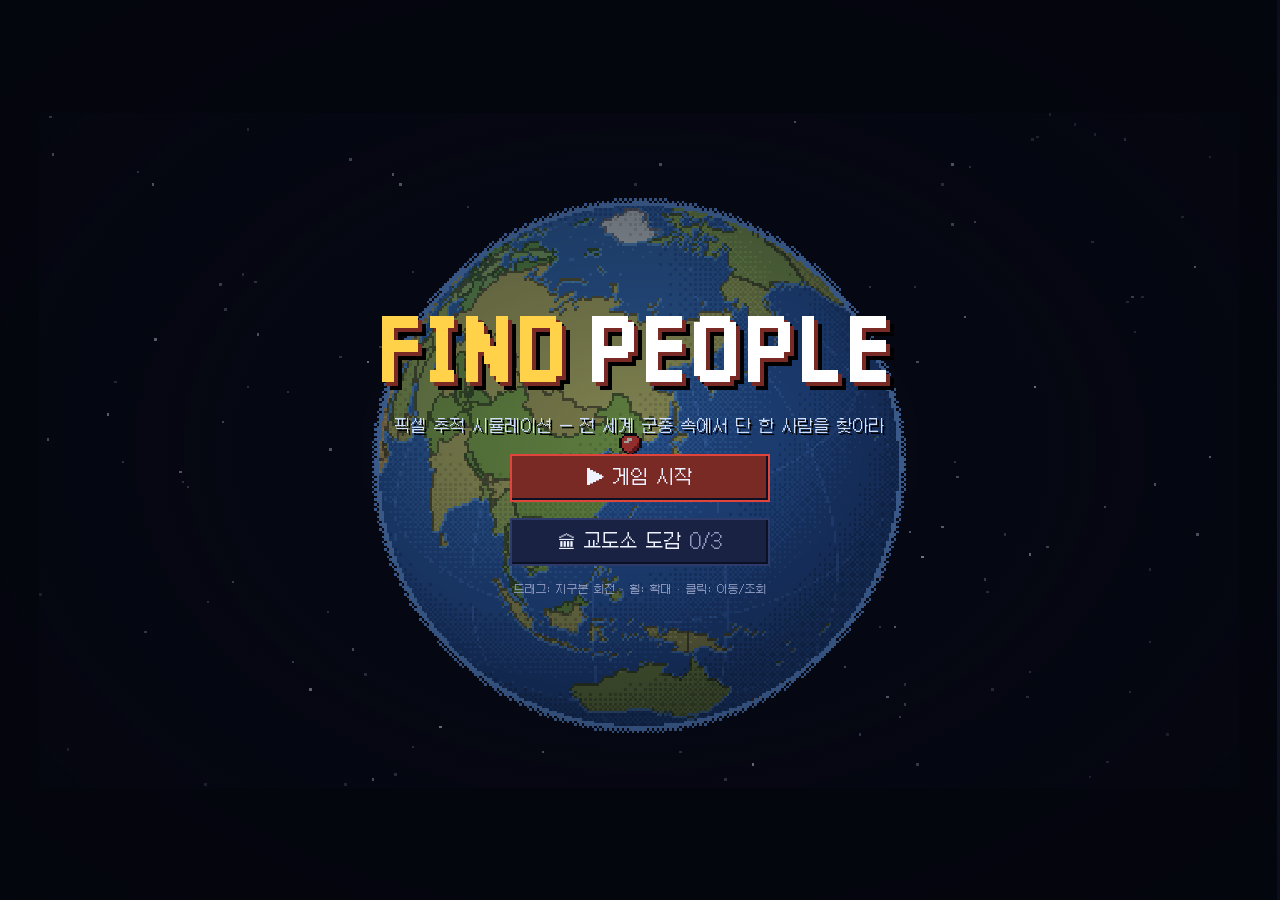
<file: index.html>
<!doctype html>
<html lang="ko">
<head>
  <meta charset="utf-8">
  <meta name="viewport" content="width=device-width, initial-scale=1, maximum-scale=1, user-scalable=no, viewport-fit=cover">
  <meta name="apple-mobile-web-app-capable" content="yes">
  <meta name="mobile-web-app-capable" content="yes">
  <meta name="theme-color" content="#0a0d1a">
  <title>Find People</title>
  <link rel="stylesheet" href="style.css">
</head>
<body>
  <div id="app">
    <header id="hud">
      <div class="hud-target"><canvas id="hudTarget" width="32" height="32"></canvas><div><div class="muted small">추적 대상</div><b id="hudTargetName">-</b></div></div>
      <div class="hud-clock"><div id="hudDate">-</div><div id="hudLeft" class="small">-</div></div>
      <div class="hud-alert"><div class="small">경계도 <span id="alertNum">0%</span></div><div class="bar"><div id="alertBar"></div></div></div>
      <div class="hud-loc" id="hudLoc">-</div>
      <button id="muteBtn" class="mute" title="소리 켜기/끄기">🔊</button>
    </header>
    <main id="main">
      <div id="left">
        <section id="stage">
          <canvas id="game" width="480" height="270"></canvas>
          <canvas id="overlay"></canvas>
          <div id="loading">불러오는 중...</div>
        </section>
        <footer id="toolbar"></footer>
      </div>
      <aside id="side"><div id="panel"></div></aside>
    </main>
  </div>
  <div id="screen" class="hidden"></div>
  <div id="modal" class="hidden"></div>
  <div id="toasts"></div>
  <script src="vendor/d3-array.min.js"></script>
  <script src="vendor/d3-geo.min.js"></script>
  <script src="vendor/topojson-client.min.js"></script>
  <script type="module" src="src/main.js"></script>
</body>
</html>
</file>
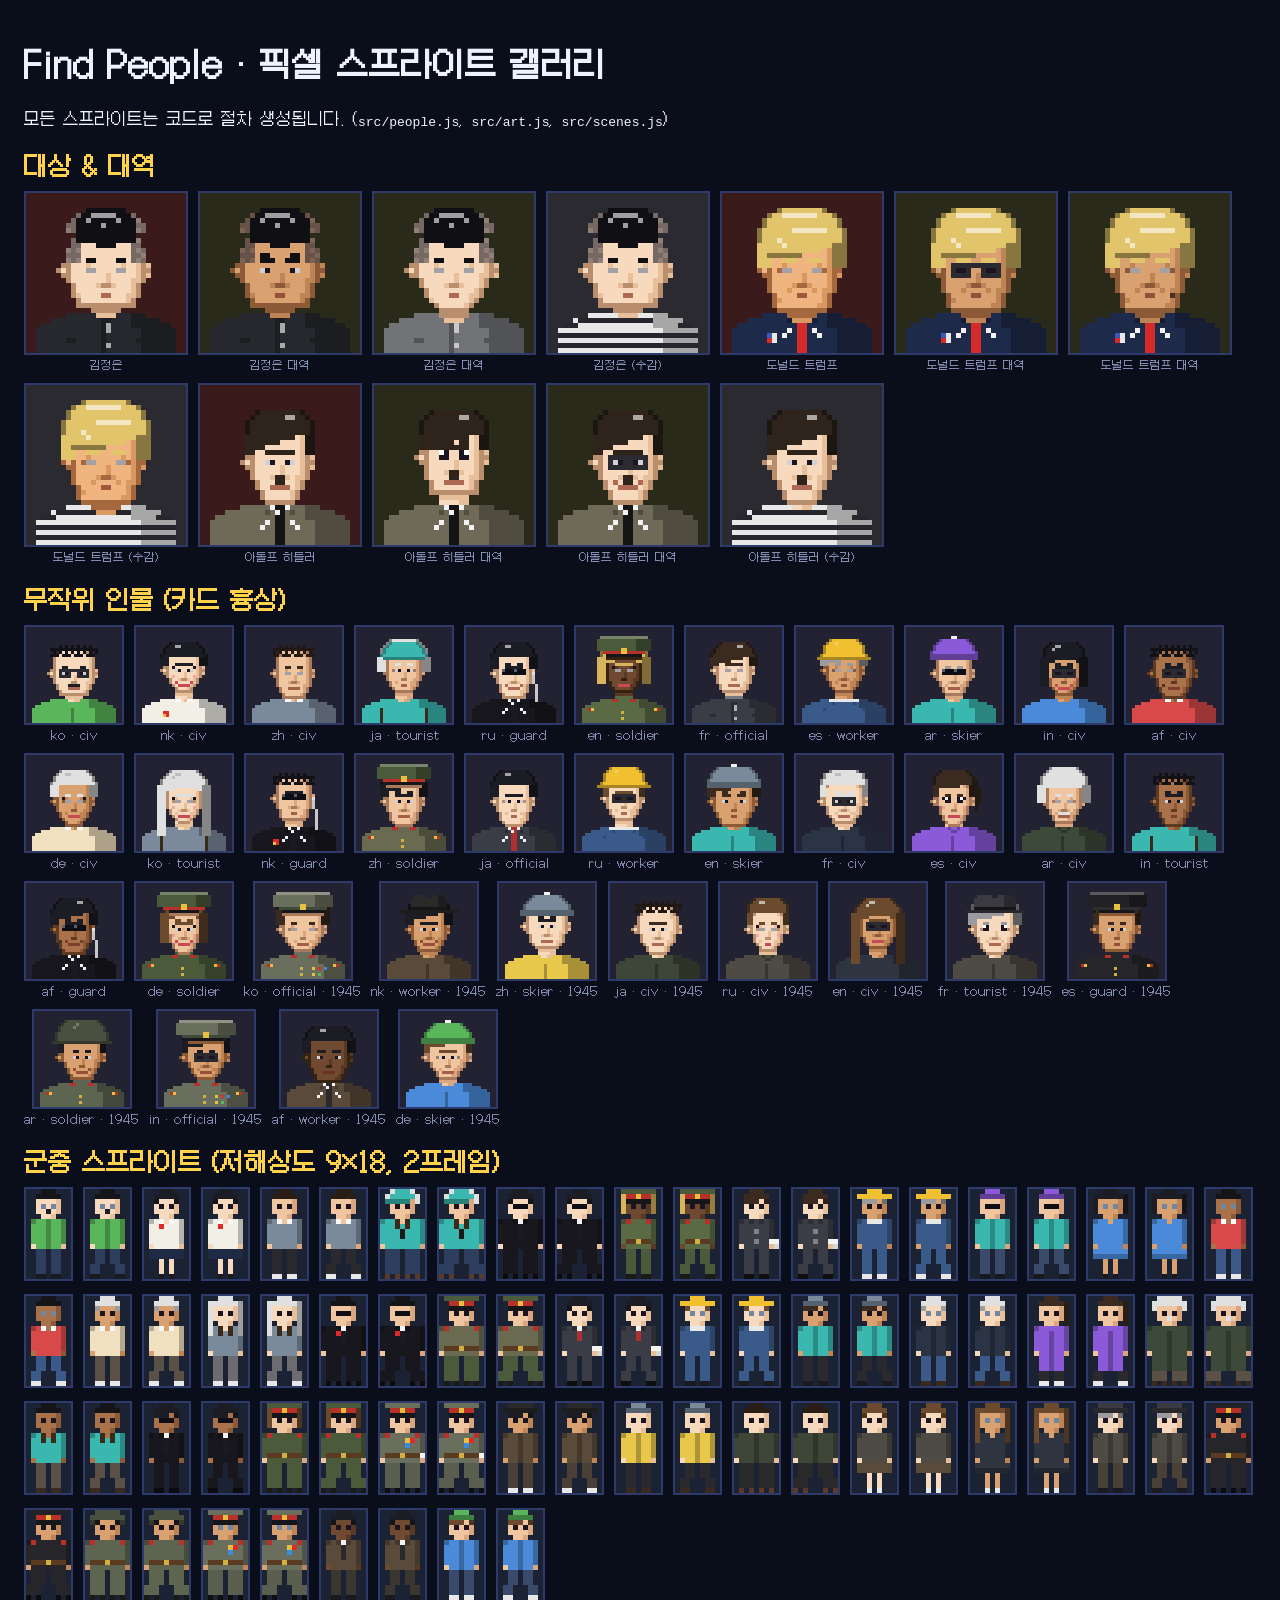
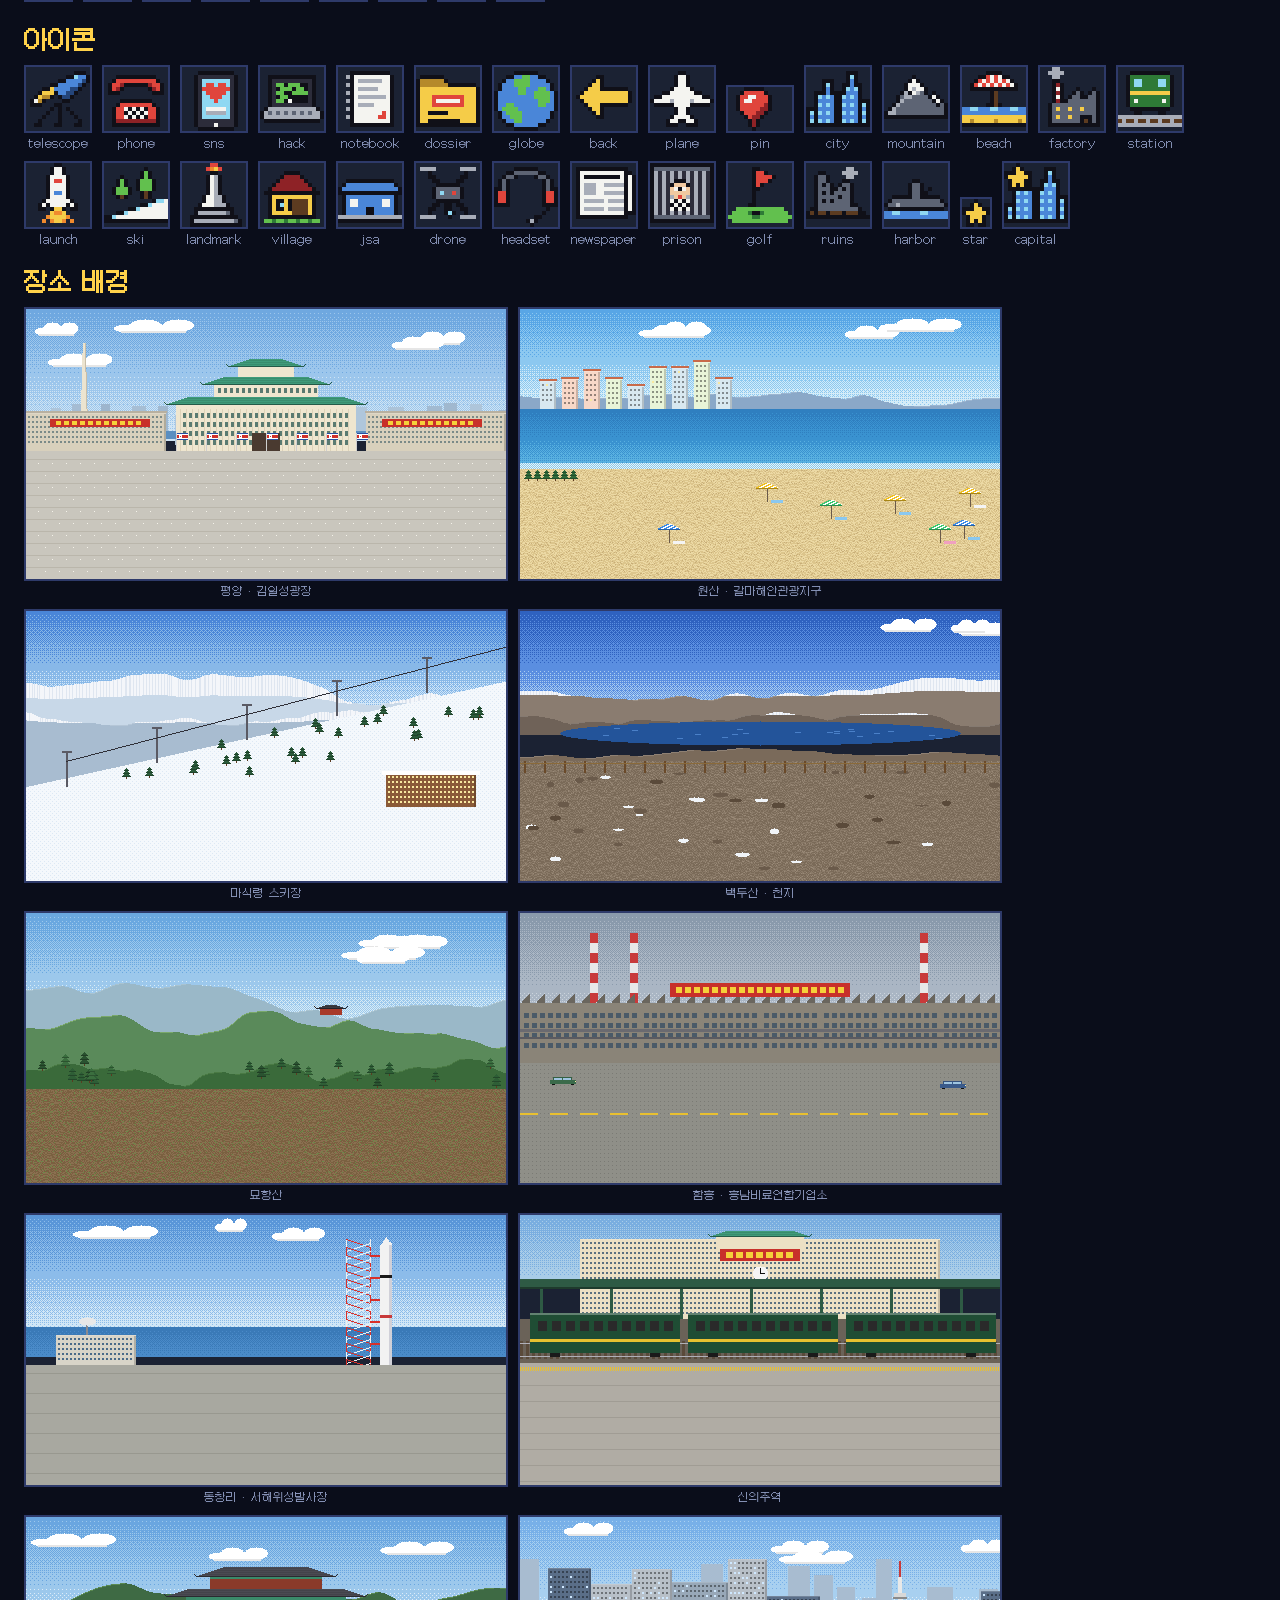
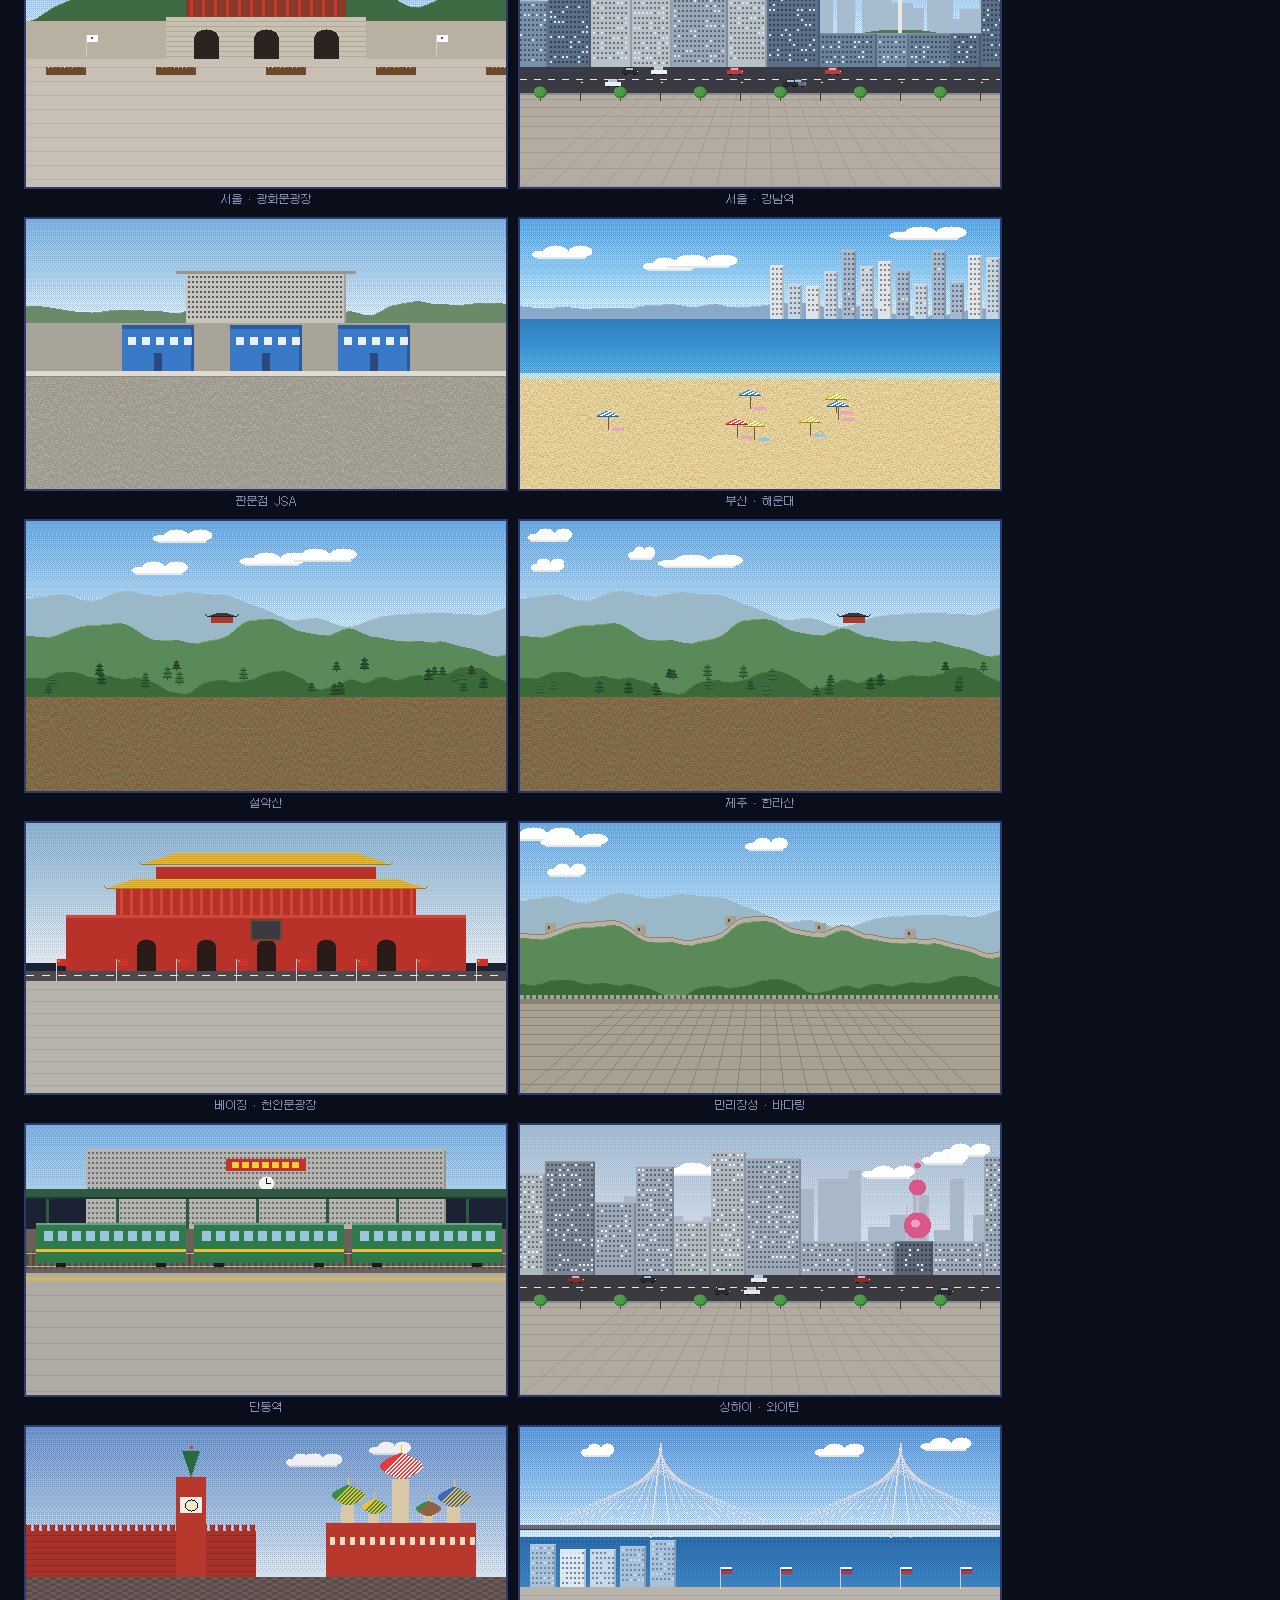
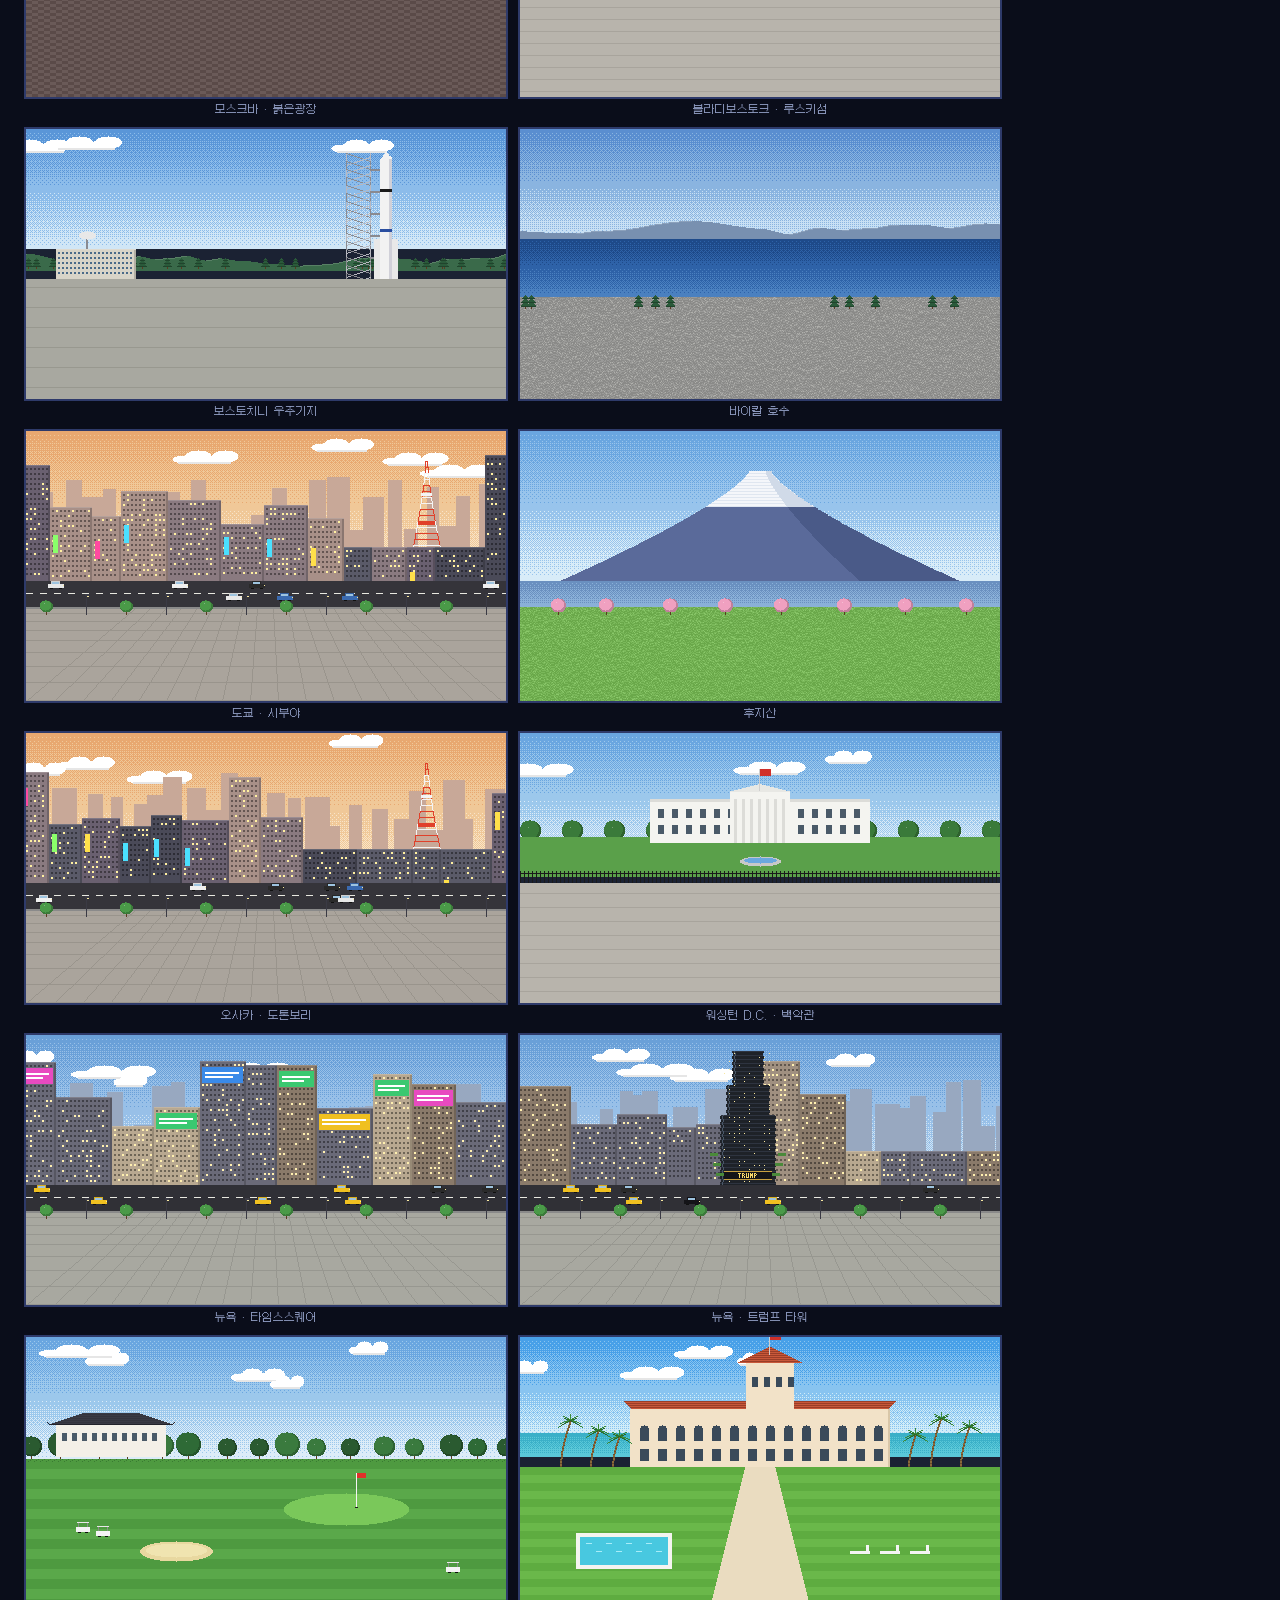
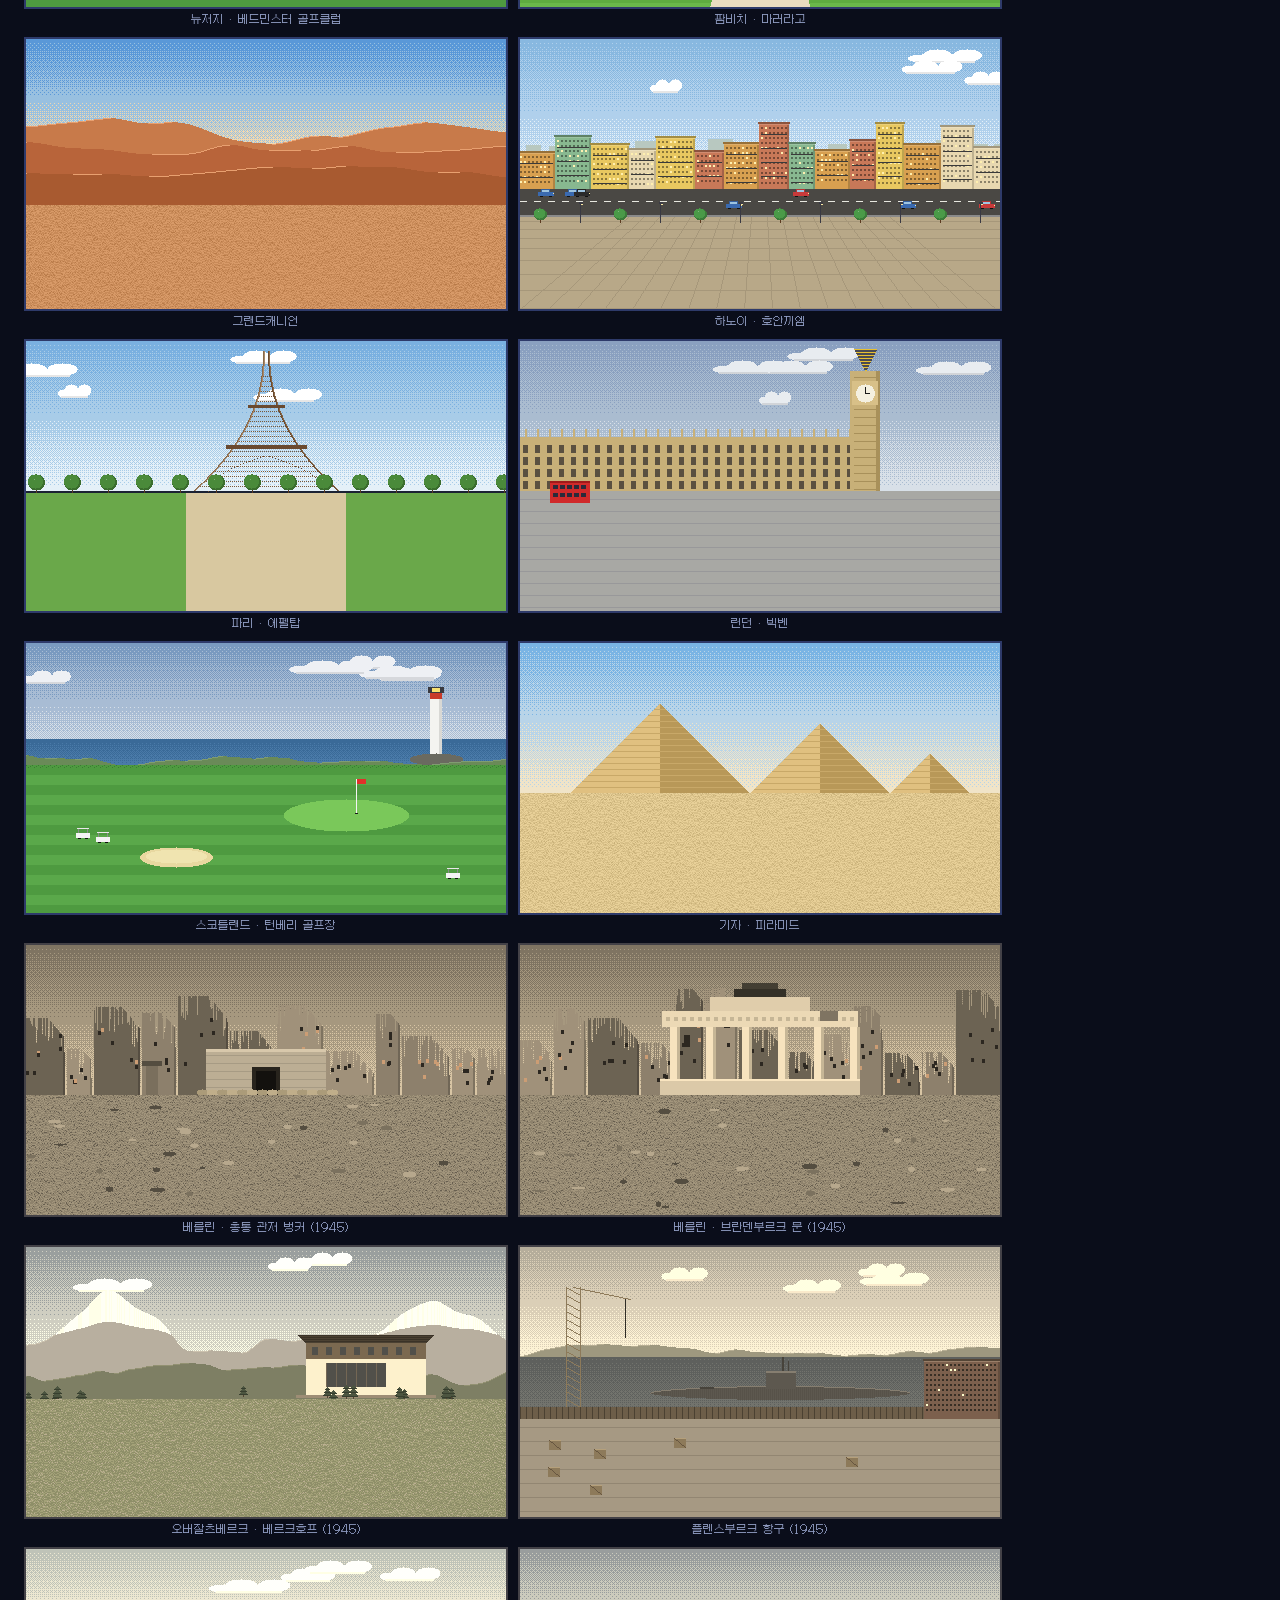
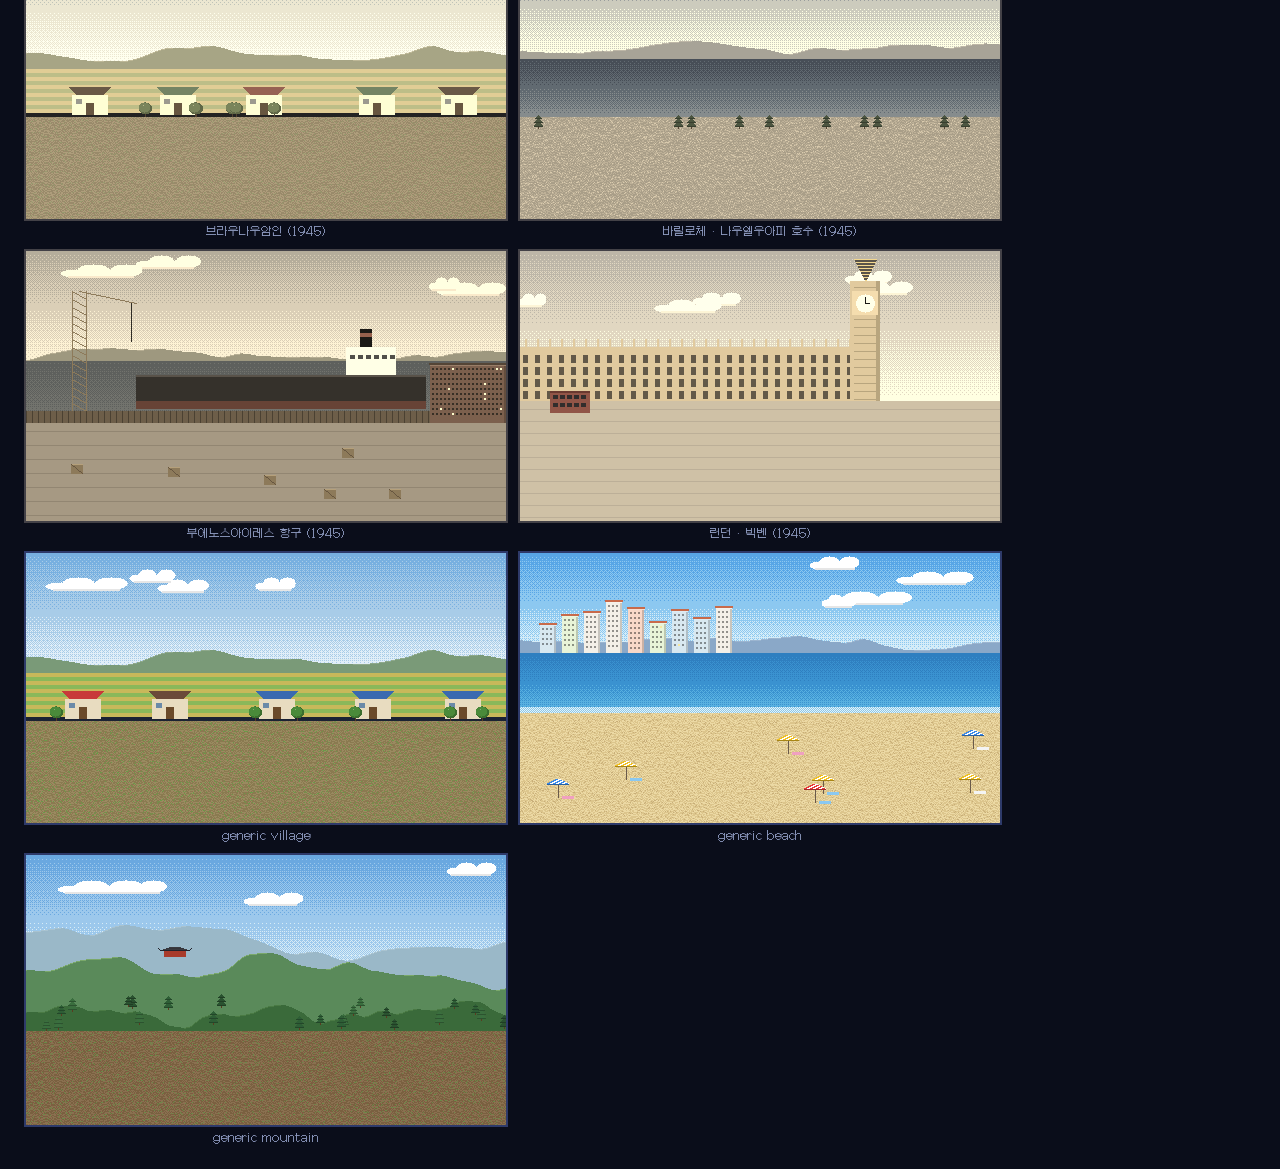
<file: sprites.html>
<!doctype html>
<html lang="ko">
<head>
  <meta charset="utf-8">
  <title>Find People — Sprite Gallery</title>
  <style>
    @font-face { font-family: Galmuri11; src: url('vendor/fonts/Galmuri11.woff2') format('woff2'); }
    body { background: #0a0d1a; color: #eef2ff; font-family: Galmuri11, monospace; padding: 16px; }
    h2 { color: #ffd24a; margin: 20px 0 8px; }
    .row { display: flex; flex-wrap: wrap; gap: 10px; align-items: flex-end; }
    canvas { image-rendering: pixelated; background: #1b2233; border: 2px solid #2e3a6a; }
    canvas.sepia { filter: sepia(0.65) contrast(1.05) saturate(0.85); }
    figure { margin: 0; text-align: center; font-size: 11px; color: #8e9ac0; }
  </style>
</head>
<body>
  <h1>Find People · 픽셀 스프라이트 갤러리</h1>
  <p>모든 스프라이트는 코드로 절차 생성됩니다. (<code>src/people.js</code>, <code>src/art.js</code>, <code>src/scenes.js</code>)</p>
  <h2>대상 &amp; 대역</h2><div class="row" id="target"></div>
  <h2>무작위 인물 (카드 흉상)</h2><div class="row" id="busts"></div>
  <h2>군중 스프라이트 (저해상도 9×18, 2프레임)</h2><div class="row" id="low"></div>
  <h2>아이콘</h2><div class="row" id="icons"></div>
  <h2>장소 배경</h2><div class="row" id="scenes"></div>
  <script type="module">
    import { initArt, ICON } from './src/art.js';
    import { bust, genLook, doubleLook, prisonLook, buildSprites } from './src/people.js';
    import { buildScene } from './src/scenes.js';
    import { COUNTRY_POIS, COUNTRY_POIS_1945 } from './src/data.js';
    import { TARGETS } from './src/targets.js';
    import { mulberry32 } from './src/util.js';
    initArt();
    const put = (id, src, scale, label, cls = '') => {
      const c = document.createElement('canvas');
      c.width = src.width * scale; c.height = src.height * scale;
      const x = c.getContext('2d'); x.imageSmoothingEnabled = false; x.drawImage(src, 0, 0, c.width, c.height);
      if (cls) c.className = cls;
      const f = document.createElement('figure'); f.appendChild(c);
      if (label) { const l = document.createElement('figcaption'); l.textContent = label; f.appendChild(l); }
      document.getElementById(id).appendChild(f);
    };
    const r = mulberry32(42);
    for (const T of Object.values(TARGETS)) {
      put('target', bust(T.look(), '#3a1a1a'), 5, T.name);
      for (let i = 0; i < 2; i++) put('target', bust(doubleLook(r, T.look()), '#2a2a1a'), 5, T.name + ' 대역');
      put('target', bust(prisonLook(T.look()), '#2a2a30'), 5, T.name + ' (수감)');
    }
    const groups = ['ko', 'nk', 'zh', 'ja', 'ru', 'en', 'fr', 'es', 'ar', 'in', 'af', 'de'];
    const roles = ['civ', 'civ', 'civ', 'tourist', 'guard', 'soldier', 'official', 'worker', 'skier'];
    for (let i = 0; i < 36; i++) {
      const g = groups[i % groups.length], role = roles[i % roles.length];
      const era = i >= 24 ? 1945 : 2026;
      const L = genLook(r, { group: g, role, nk: g === 'nk', era });
      put('busts', bust(L), 3, `${g} · ${role}${era === 1945 ? ' · 1945' : ''}`);
      const sp = buildSprites(L);
      for (const f of [0, 1]) { const c = document.createElement('canvas'); c.width = 9; c.height = 18; const cx = c.getContext('2d'); cx.drawImage(sp.body[f], 0, 0); cx.drawImage(sp.head, 0, 0); put('low', c, 5); }
    }
    for (const [k, v] of Object.entries(ICON)) put('icons', v, 4, k);
    for (const [lists, era] of [[COUNTRY_POIS, 2026], [COUNTRY_POIS_1945, 1945]]) for (const list of Object.values(lists)) for (const p of list) put('scenes', buildScene(p).bg, 1, p.name + (era === 1945 ? ' (1945)' : ''), era === 1945 ? 'sepia' : '');
    for (const kind of ['village', 'beach', 'mountain']) put('scenes', buildScene({ id: 'demo_' + kind, scene: { kind, style: kind === 'mountain' ? 'green' : 'generic' } }).bg, 1, 'generic ' + kind);
  </script>
</body>
</html>
</file>
<file: style.css>
@font-face { font-family: Galmuri11; src: url('vendor/fonts/Galmuri11.woff2') format('woff2'); font-weight: 400; }
@font-face { font-family: Galmuri11; src: url('vendor/fonts/Galmuri11-Bold.woff2') format('woff2'); font-weight: 700; }

:root {
  --bg: #0a0d1a; --panel: #121832; --panel2: #1a2244; --line: #2e3a6a; --ink: #eef2ff; --muted: #8e9ac0;
  --gold: #ffd24a; --red: #e0453c; --green: #5ad07a; --blue: #4a86d8;
}
* { box-sizing: border-box; }
html, body { margin: 0; height: 100%; background: var(--bg); color: var(--ink); font-family: Galmuri11, monospace; font-size: 13px; overflow: hidden; }
button { font-family: inherit; font-size: inherit; color: inherit; }
.hidden { display: none !important; }
.muted { color: var(--muted); }
.small { font-size: 11px; }
b { font-weight: 700; }

#app { display: flex; flex-direction: column; height: 100vh; height: 100dvh; padding: env(safe-area-inset-top) env(safe-area-inset-right) env(safe-area-inset-bottom) env(safe-area-inset-left); }
#hud { display: none; align-items: center; gap: 18px; padding: 6px 12px; background: var(--panel); border-bottom: 3px solid var(--line); min-height: 52px; }
body.playing #hud { display: flex; }
.hud-target { display: flex; gap: 8px; align-items: center; }
#hudTarget { width: 40px; height: 40px; image-rendering: pixelated; border: 2px solid var(--red); }
.hud-clock #hudDate { font-size: 15px; color: var(--gold); }
#hudLeft.danger { color: var(--red); animation: blink 1s steps(2) infinite; }
.hud-alert { width: 180px; }
.hud-alert .bar { height: 10px; border: 2px solid var(--line); background: #0a0d1a; margin-top: 3px; }
#alertBar { height: 100%; width: 0; background: var(--green); transition: width .3s steps(8); }
#alertBar.mid { background: var(--gold); } #alertBar.hi { background: var(--red); }
.hud-loc { margin-left: auto; color: #cfe0ff; }

#main { flex: 1; display: flex; min-height: 0; }
#left { flex: 1; display: flex; flex-direction: column; min-width: 0; }
#stage { flex: 1; position: relative; display: flex; align-items: center; justify-content: center; min-height: 0; background: #05070f; }
#stage canvas { position: absolute; image-rendering: pixelated; image-rendering: crisp-edges; }
#overlay { cursor: crosshair; touch-action: none; }
#loading { position: absolute; color: var(--gold); font-size: 16px; }
#side { width: 0; display: none; background: var(--panel); border-left: 3px solid var(--line); overflow: hidden; display: flex; flex-direction: column; }
body.playing #side { width: 340px; display: flex; }
#panel { flex: 1; overflow-y: auto; padding: 12px; }
#panel h2 { margin: 0 0 6px; font-size: 16px; color: var(--gold); }
#panel h3 { margin: 14px 0 6px; font-size: 13px; color: #cfe0ff; }
#panel p { margin: 4px 0 10px; line-height: 1.5; }

#toolbar { display: none; gap: 10px; padding: 6px 8px; background: var(--panel); border-top: 3px solid var(--line); justify-content: space-between; }
body.playing #toolbar { display: flex; }
#toolbar .nav, #toolbar .tools { display: flex; gap: 6px; flex-wrap: wrap; }
.tool { display: flex; flex-direction: column; align-items: center; gap: 2px; background: var(--panel2); border: 2px solid var(--line); padding: 4px 8px; cursor: pointer; box-shadow: inset -2px -2px 0 #0c1024; min-width: 64px; }
.tool img { width: 32px; height: 32px; image-rendering: pixelated; }
.tool span { font-size: 11px; white-space: nowrap; }
.tool kbd { font-family: inherit; color: var(--muted); font-size: 10px; }
.tool:hover:not(:disabled) { border-color: var(--gold); transform: translateY(-1px); }
.tool.active { background: #3a3010; border-color: var(--gold); }
.tool:disabled { opacity: .35; cursor: not-allowed; }
.tool.ping { animation: ping .6s steps(3) 2; }
@keyframes ping { 50% { background: var(--gold); color: #000; } }
@keyframes blink { 50% { opacity: .4; } }

.btn { background: var(--panel2); border: 2px solid var(--line); padding: 6px 12px; cursor: pointer; box-shadow: inset -2px -2px 0 #0c1024; }
.btn:hover:not(:disabled) { border-color: var(--gold); }
.btn:disabled { opacity: .4; cursor: not-allowed; }
.btn.primary { background: #7a2a24; border-color: var(--red); }
.btn.primary:hover { background: #9a3a30; }
.btn.small { padding: 3px 8px; font-size: 12px; }
.btn.big { font-size: 18px; padding: 10px 26px; }
.input { width: 100%; background: #0a0d1a; border: 2px solid var(--line); color: var(--ink); padding: 6px 8px; font-family: inherit; font-size: 13px; }
.input:focus { outline: none; border-color: var(--gold); }
.search { display: flex; gap: 6px; margin-bottom: 8px; }
.chips { display: flex; flex-wrap: wrap; gap: 4px; margin: 6px 0 10px; }
.chip { background: #0f1430; border: 1px solid var(--line); padding: 2px 6px; cursor: pointer; font-size: 11px; color: #bcd0ff; }
.chip:hover { border-color: var(--gold); }
.chip.done { color: var(--muted); border-style: dashed; }
.list { display: flex; flex-direction: column; gap: 6px; margin: 8px 0; }
.row-btn { display: flex; gap: 8px; align-items: center; text-align: left; background: var(--panel2); border: 2px solid var(--line); padding: 6px; cursor: pointer; }
.row-btn:hover { border-color: var(--gold); }
.ico { width: 32px; height: 32px; image-rendering: pixelated; flex: none; }
.contact { display: flex; gap: 8px; align-items: center; background: var(--panel2); border: 2px solid var(--line); padding: 6px; }
.contact .grow, .post .grow { flex: 1; min-width: 0; }
.avatar { width: 48px; height: 48px; image-rendering: pixelated; border: 2px solid var(--line); flex: none; }
.stars { color: var(--gold); font-size: 11px; }
.bubble { background: #0f1430; border: 2px solid var(--gold); padding: 8px; margin-top: 8px; line-height: 1.5; }
.bubble .typed { margin-top: 4px; }
.tip { background: #1a2a1a; border: 2px solid #3a6a3a; padding: 8px; line-height: 1.5; }
.feed { display: flex; flex-direction: column; gap: 6px; }
.post { display: flex; gap: 8px; background: #0f1430; border: 1px solid var(--line); padding: 6px; line-height: 1.45; }
.post .photo { width: 100%; image-rendering: pixelated; border: 1px solid var(--line); margin-top: 4px; }
.terminal { background: #030806; color: #5af07a; border: 2px solid #1e4a2a; padding: 8px; white-space: pre-wrap; margin: 8px 0; line-height: 1.5; }
.seq { display: flex; gap: 6px; margin: 8px 0; }
.seq span { border: 2px solid var(--line); padding: 4px 8px; background: #030806; color: #5af07a; }
.seq span.cur { border-color: var(--gold); color: var(--gold); animation: blink .6s steps(2) infinite; }
.seq span.ok { opacity: .35; }
.timer { height: 8px; border: 2px solid var(--line); margin-bottom: 8px; }
.timer div { height: 100%; background: var(--red); }
.hexgrid { display: grid; gap: 4px; }
.hexgrid button { background: #030806; color: #5af07a; border: 1px solid #1e4a2a; padding: 8px 0; cursor: pointer; }
.hexgrid button:hover { border-color: var(--gold); color: var(--gold); }
.hexgrid button.used { opacity: .2; }
.clue { background: #0f1430; border-left: 3px solid var(--gold); padding: 6px 8px; margin-bottom: 6px; line-height: 1.45; }
.clue .src { color: #cfe0ff; font-size: 11px; }
.points { padding-left: 18px; line-height: 1.6; margin: 4px 0; }

.card { background: #0f1430; border: 3px solid var(--line); padding: 10px; }
.card.target { border-color: var(--red); }
.card-head { display: flex; gap: 10px; align-items: center; margin-bottom: 8px; }
.portrait { width: 128px; height: 128px; image-rendering: pixelated; border: 2px solid var(--line); }
.card-name { font-size: 18px; color: var(--gold); margin-bottom: 4px; }
.fields { width: 100%; border-collapse: collapse; }
.fields th { text-align: left; color: var(--muted); font-weight: 400; padding: 3px 6px 3px 0; white-space: nowrap; vertical-align: top; width: 64px; }
.fields td { padding: 3px 0; }
.verdict { margin: 10px 0 6px; padding: 6px; text-align: center; border: 2px solid; }
.verdict.ok { color: var(--green); border-color: var(--green); background: #0e2a18; font-size: 15px; animation: blink .5s steps(2) 4; }
.verdict.no { color: #d88; border-color: #6a3a3a; }
.verdict.warn { color: var(--gold); border-color: #7a6a2a; }
.card .row { margin-top: 6px; }
.talk { margin-top: 8px; line-height: 1.5; color: #e8f0ff; }
.scanning { text-align: center; padding: 40px 10px; }
.scan { color: var(--gold); animation: blink .4s steps(2) infinite; }

#modal { position: fixed; inset: 0; background: rgba(4,6,14,.7); display: flex; align-items: center; justify-content: center; z-index: 50; }
#modal .box { background: var(--panel); border: 3px solid var(--gold); padding: 16px 20px; min-width: 300px; box-shadow: 6px 6px 0 #000; }
#modal h3 { margin: 0 0 10px; color: var(--gold); }
#modal .row { display: flex; justify-content: flex-end; gap: 8px; margin-top: 12px; }
.warn { color: var(--gold); }

#toasts { position: fixed; left: 50%; top: 64px; transform: translateX(-50%); display: flex; flex-direction: column; gap: 4px; z-index: 60; pointer-events: none; }
.toast { background: rgba(12,16,40,.95); border: 2px solid var(--line); padding: 5px 12px; transition: opacity .5s; }
.toast.time { border-color: #4a6aaa; } .toast.warn { border-color: var(--red); color: #ffb0a0; } .toast.ok { border-color: var(--green); }
.toast.out { opacity: 0; }

#screen { position: fixed; inset: 0; z-index: 40; display: flex; align-items: center; justify-content: center; background: radial-gradient(ellipse at center, rgba(4,6,14,.35), rgba(4,6,14,.85)); }
.title-wrap { text-align: center; display: flex; flex-direction: column; align-items: center; gap: 16px; }
.logo { font-size: 72px; font-weight: 700; letter-spacing: 6px; color: var(--gold); text-shadow: 4px 4px 0 #7a2a24, 8px 8px 0 #000; }
.logo span { color: #fff; margin-left: 18px; }
.subtitle { font-size: 16px; color: #cfe0ff; text-shadow: 2px 2px 0 #000; }
.select-wrap { text-align: center; }
.select-wrap h1, .brief h1, .end-wrap h1 { color: var(--gold); text-shadow: 3px 3px 0 #000; }
.targets { display: flex; gap: 16px; margin: 20px 0; justify-content: center; }
.tcard { width: 200px; background: var(--panel); border: 3px solid var(--line); padding: 14px; cursor: pointer; display: flex; flex-direction: column; align-items: center; gap: 4px; box-shadow: 6px 6px 0 #000; }
.tcard img { width: 128px; height: 128px; image-rendering: pixelated; border: 2px solid var(--red); }
.tcard:hover:not(.locked) { border-color: var(--gold); transform: translateY(-3px); }
.tcard.locked { opacity: .45; cursor: not-allowed; }
.tcard .q { width: 128px; height: 128px; display: flex; align-items: center; justify-content: center; font-size: 64px; background: #0a0d1a; border: 2px dashed var(--line); }
.tname { font-size: 18px; color: var(--gold); margin-top: 6px; }
.diff { color: var(--red); }
.brief-wrap { max-width: 860px; }
.brief { display: flex; gap: 20px; background: var(--panel); border: 3px solid var(--gold); padding: 20px; box-shadow: 8px 8px 0 #000; line-height: 1.55; }
.brief img { width: 160px; height: 160px; image-rendering: pixelated; border: 3px solid var(--red); flex: none; }
.brief h1 { margin-top: 0; }
.end-wrap { text-align: center; background: var(--panel); border: 3px solid var(--gold); padding: 26px 40px; box-shadow: 8px 8px 0 #000; position: relative; }
.end-wrap.lose { border-color: var(--red); }
.end-portrait { width: 160px; height: 160px; image-rendering: pixelated; border: 3px solid var(--red); }
.stamp { position: absolute; top: 18px; right: -30px; transform: rotate(14deg); border: 4px solid var(--green); color: var(--green); padding: 6px 12px; font-size: 20px; font-weight: 700; background: rgba(0,0,0,.6); }
.stamp.red { border-color: var(--red); color: var(--red); }
.grade { font-size: 22px; margin: 10px 0; } .grade b { color: var(--gold); font-size: 40px; }
.stats { max-width: 380px; margin: 10px auto 18px; text-align: left; }
.stats th { width: 160px; }


/* ───── 새 기능 ───── */
.mute { background: none; border: 2px solid var(--line); cursor: pointer; font-size: 16px; padding: 2px 6px; }
#game.sepia { filter: sepia(0.65) contrast(1.05) saturate(0.85); }
body.era1945 #hud, body.era1945 #toolbar, body.era1945 #side { background: #221c14; border-color: #5a4a2e; }
body.era1945 .tool { background: #2e261a; border-color: #5a4a2e; }
.lv { font-size: 11px; } .lv0 { color: var(--green); } .lv1 { color: #f0d040; } .lv2 { color: #f08a2e; } .lv3 { color: var(--red); }
.btn.capture { display: block; width: 100%; margin: 8px 0; animation: blink .5s steps(2) 6; }
.bubble-talk { background: #0f1430; border: 2px solid var(--gold); padding: 6px 8px; }
.bubble-talk .who { color: var(--gold); font-size: 11px; }
.bubble.radio { border-color: #5af07a; background: #06120a; color: #b8f8c8; }
.speaking::after { content: '▌'; animation: blink .5s steps(2) infinite; color: var(--gold); }
.post.paper { background: #e8e0cc; color: #2a2418; border-color: #8a7a5a; }
.post.paper .muted { color: #6a5a3a; }
.row { display: flex; gap: 8px; justify-content: center; flex-wrap: wrap; margin-top: 10px; }
.tcard { position: relative; }
.caught { position: absolute; top: 8px; right: -8px; transform: rotate(10deg); background: var(--red); color: #fff; padding: 2px 8px; font-size: 12px; box-shadow: 2px 2px 0 #000; }
.brief.old { border-color: #b89a5a; background: #2a2218; }
.jail { color: #cfe0ff; }
.title-wrap .btn.big { min-width: 260px; }

.prison-wrap { width: min(980px, 96vw); text-align: center; }
.prison-wrap h1 { color: var(--gold); text-shadow: 3px 3px 0 #000; margin: 8px 0; }
.prison-stage { position: relative; border: 3px solid #2a2a30; box-shadow: 6px 6px 0 #000; }
#prisonCanvas { width: 100%; display: block; image-rendering: pixelated; cursor: pointer; }
.pbubble { position: absolute; top: 4%; transform: translateX(-50%); background: #fff; color: #111; border: 3px solid #000; padding: 6px 10px; max-width: 30%; min-width: 120px; text-align: left; font-size: 12px; line-height: 1.45; box-shadow: 3px 3px 0 #000; }
.pbubble b { display: block; font-size: 11px; color: #7a2a24; }
.pcards { display: grid; grid-template-columns: repeat(3, 1fr); gap: 10px; margin: 12px 0; }
.pcard { background: var(--panel); border: 3px solid var(--line); padding: 10px; display: flex; flex-direction: column; align-items: center; gap: 4px; }
.pcard img { width: 96px; height: 96px; image-rendering: pixelated; border: 2px solid #2a2a30; }
.pcard.locked { opacity: .5; }
.pcard.new { border-color: var(--gold); animation: ping .6s steps(3) 3; }
.pcard .q { width: 96px; height: 96px; display: flex; align-items: center; justify-content: center; font-size: 48px; border: 2px dashed var(--line); }
.pcard .fields { text-align: left; } .pcard .fields th { width: 56px; }
.pno { color: var(--gold); } .newtag { background: var(--red); color: #fff; padding: 0 4px; }
.reason { color: #ffb0a0; }

/* ───── 반응형: 좁은 화면 / 터치 ───── */
#screen { overflow-y: auto; padding: 16px; align-items: flex-start; justify-content: flex-start; }
#screen > div { margin: auto; }
.prison-wrap, .select-wrap { background: rgba(10,13,26,.92); padding: 12px 16px; border: 3px solid var(--line); box-shadow: 8px 8px 0 #000; }
body.touch kbd { display: none; }
body.touch .btn { min-height: 38px; }
body.touch .chip { padding: 5px 9px; font-size: 12px; }
body.touch .hexgrid button { padding: 12px 0; }
#modal .box { max-width: 92vw; }
.logo { font-size: clamp(36px, 9vw, 72px); }
.targets { flex-wrap: wrap; }

body.compact #hud { gap: 10px; padding: 4px 8px; min-height: 0; }
body.compact #hudTarget { width: 30px; height: 30px; }
body.compact .hud-clock #hudDate { font-size: 13px; }
body.compact .hud-alert { width: 110px; }
body.compact .hud-loc { font-size: 11px; }
body.compact #toolbar { padding: 4px; gap: 4px; }
body.compact .tool { min-width: 0; padding: 3px 5px; }
body.compact .tool img { width: 24px; height: 24px; }
body.compact .tool span { font-size: 10px; }
body.compact.playing #side { width: 280px; }
body.compact #panel { padding: 8px; }
body.compact .portrait { width: 96px; height: 96px; }

/* 세로 화면(폰·태블릿 세로): 무대 위, 도구, 패널이 아래로 */
body.stacked #main { flex-direction: column; }
body.stacked #left { flex: none; }
body.stacked #stage { flex: none; width: 100%; aspect-ratio: 16 / 9; max-height: 56vh; max-height: 56dvh; }
body.stacked.playing #side { width: auto; flex: 1; min-height: 0; border-left: none; border-top: 3px solid var(--line); }
body.stacked #toolbar { overflow-x: auto; justify-content: flex-start; -webkit-overflow-scrolling: touch; scrollbar-width: none; }
body.stacked #toolbar::-webkit-scrollbar { display: none; }
body.stacked #toolbar .nav, body.stacked #toolbar .tools { flex: none; }
body.stacked #hud { flex-wrap: wrap; row-gap: 4px; }
body.stacked .hud-loc { order: 5; flex: 1 1 60%; margin-left: 0; font-size: 11px; }
body.stacked .mute { order: 6; margin-left: auto; padding: 0 6px; font-size: 14px; }

@media (max-width: 720px) {
  .tool span { display: none; }
  .tool img { width: 26px; height: 26px; }
  .tool { min-width: 0; padding: 3px 4px; }
  body.stacked #toolbar { flex-wrap: wrap; justify-content: center; overflow-x: visible; gap: 4px; }
  #toolbar .nav, #toolbar .tools { gap: 3px; flex-wrap: wrap; justify-content: center; }
  #toasts { top: 8px; width: 92vw; }
  .toast { font-size: 11px; padding: 3px 8px; }
  #modal .box { min-width: 0; width: 92vw; }
  .hud-target .muted { display: none; }
  .hud-alert { width: 90px !important; }
  .pcards { grid-template-columns: 1fr; }
  .pbubble { max-width: 60%; }
  .brief { flex-direction: column; padding: 14px; }
  .brief img { width: 112px; height: 112px; }
  .tcard { width: 100%; max-width: 320px; }
  .tcard img, .tcard .q { width: 72px; height: 72px; font-size: 32px; }
  .end-wrap { padding: 18px 14px; }
  .stamp { right: 6px; top: 6px; font-size: 14px; }
  .end-portrait { width: 112px; height: 112px; }
  .logo span { margin-left: 8px; }
  .title-wrap .btn.big { min-width: 0; width: 100%; }
  .select-wrap h1, .prison-wrap h1 { font-size: 22px; }
  .portrait { width: 96px; height: 96px; }
}
</file>
